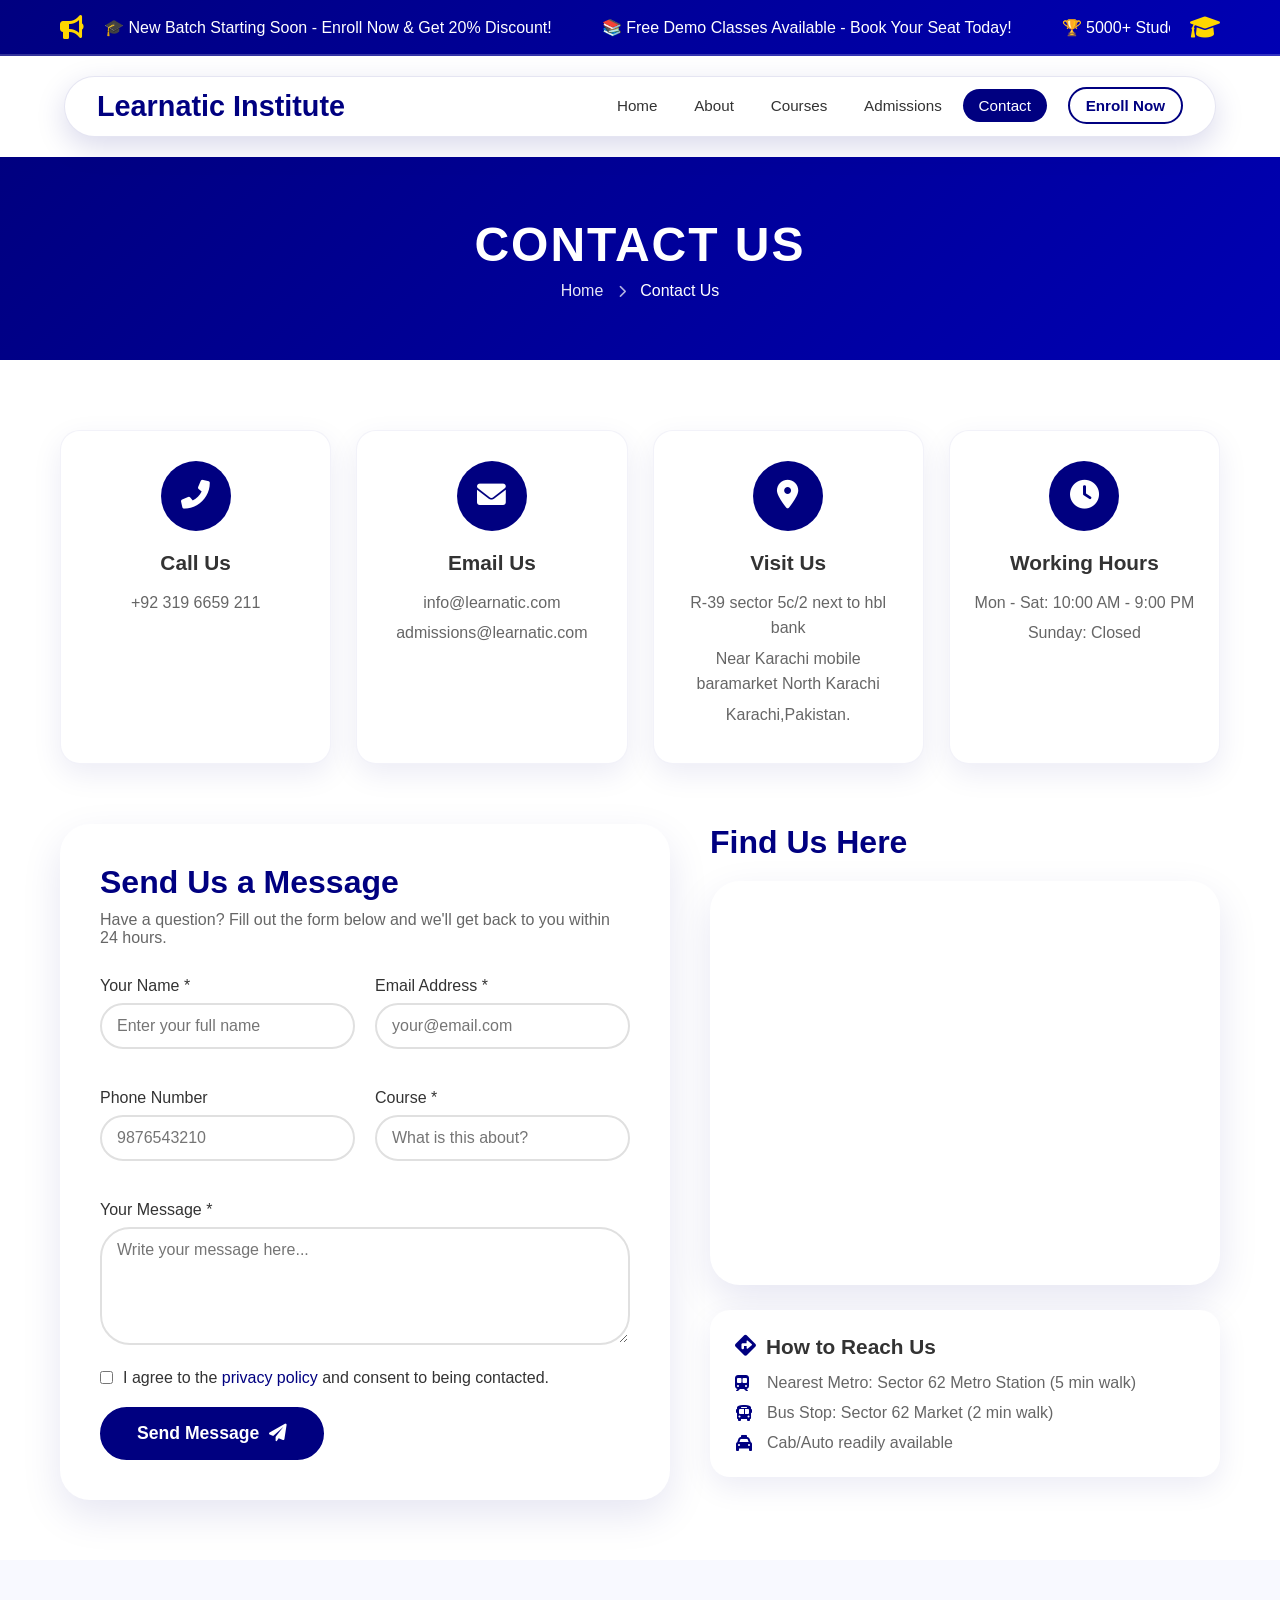
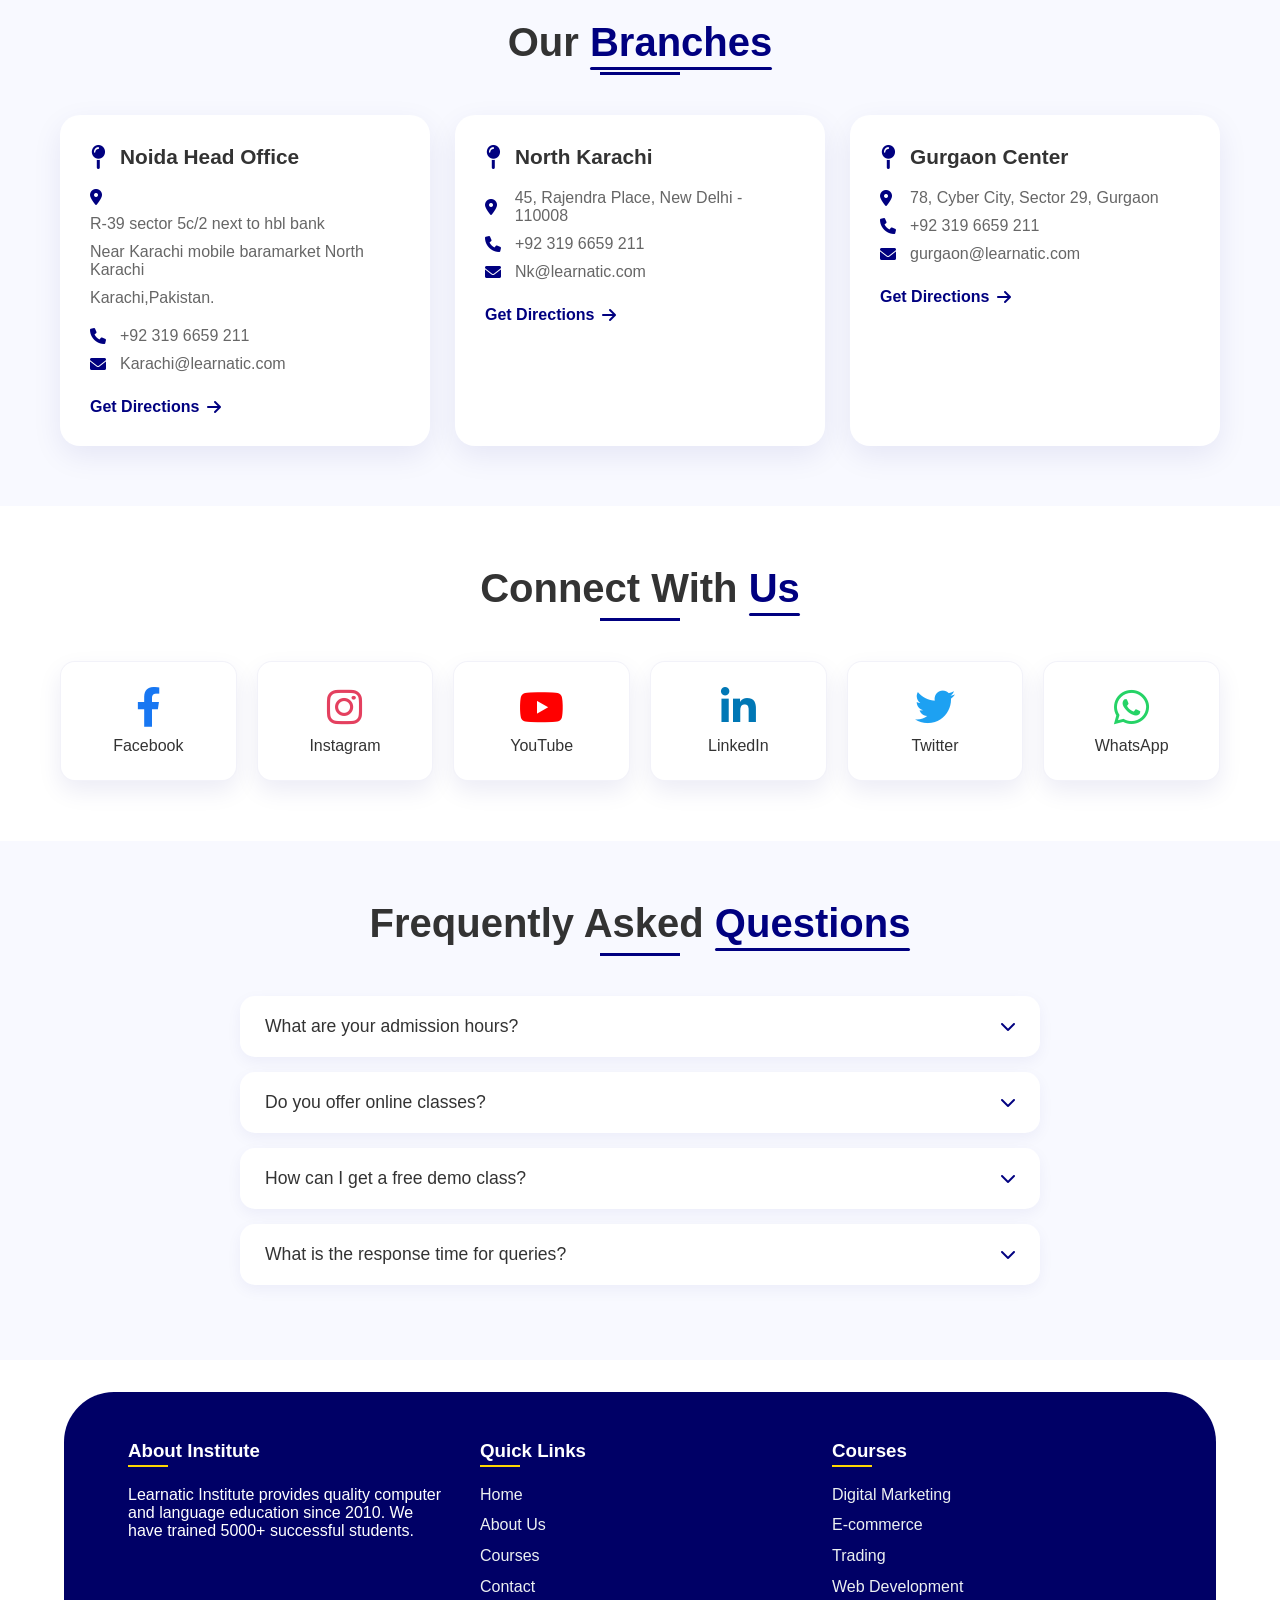
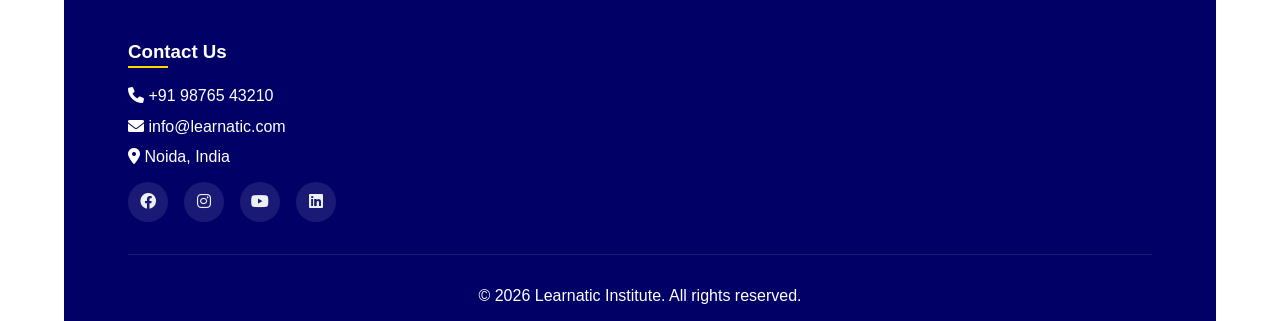
<file: contact.html>
<!DOCTYPE html>
<html lang="en">
<head>
    <meta charset="UTF-8">
    <meta name="viewport" content="width=device-width, initial-scale=1.0">
    <title>Contact Us - Learnatic Institute</title>
    <!-- Font Awesome -->
    <link rel="stylesheet" href="https://cdnjs.cloudflare.com/ajax/libs/font-awesome/6.0.0/css/all.min.css">
    <!-- Main Style CSS -->
    <link rel="stylesheet" href="style.css">
    <!-- Contact Page CSS -->
    <link rel="stylesheet" href="contact.css">
</head>
<body>
    <!-- Top Announcement Bar -->
    <div class="top-announcement">
        <div class="announcement-container">
            <div class="announcement-content">
                <i class="fas fa-bullhorn"></i>
                <div class="announcement-text">
                    <span class="announcement-item">🎓 New Batch Starting Soon - Enroll Now & Get 20% Discount!</span>
                    <span class="announcement-item">📚 Free Demo Classes Available - Book Your Seat Today!</span>
                    <span class="announcement-item">🏆 5000+ Students Placed in Top Companies</span>
                </div>
                <i class="fas fa-graduation-cap"></i>
            </div>
        </div>
    </div>

    <!-- Navbar -->
    <div class="navbar-container">
        <nav class="navbar">
            <a href="index.html" class="logo">Learnatic Institute</a>
            <div class="menu-toggle" onclick="toggleMenu()">
                <i class="fas fa-bars"></i>
            </div>
            <ul class="nav-menu" id="navMenu">
                <li><a href="index.html">Home</a></li>
                <li><a href="about.html">About</a></li>
                <li><a href="courses.html">Courses</a></li>
                <li><a href="admission.html">Admissions</a></li>
                <li><a href="contact.html" class="active">Contact</a></li>
                <li><a href="admission.html" class="enroll-btn">Enroll Now</a></li>
            </ul>
        </nav>
    </div>

    <!-- Page Header -->
    <section class="page-header">
        <div class="container">
            <h1>Contact Us</h1>
            <div class="breadcrumb">
                <a href="index.html">Home</a> <i class="fas fa-chevron-right"></i> 
                <span>Contact Us</span>
            </div>
        </div>
    </section>

    <!-- Contact Info Cards -->
    <section class="contact-info-cards">
        <div class="container">
            <div class="info-cards-grid">
                <div class="info-card">
                    <div class="info-icon">
                        <i class="fas fa-phone-alt"></i>
                    </div>
                    <h3>Call Us</h3>
                    <p><a href="tel: +92 319 6659 211">+92 319 6659 211</a></p>
                </div>
                <div class="info-card">
                    <div class="info-icon">
                        <i class="fas fa-envelope"></i>
                    </div>
                    <h3>Email Us</h3>
                    <p><a href="mailto:info@learnatic.com">info@learnatic.com</a></p>
                    <p><a href="mailto:admissions@learnatic.com">admissions@learnatic.com</a></p>
                </div>
                <div class="info-card">
                    <div class="info-icon">
                        <i class="fas fa-map-marker-alt"></i>
                    </div>
                    <h3>Visit Us</h3>
                    <p>R-39 sector 5c/2 next to hbl bank </p>
                    <p>Near Karachi mobile baramarket North Karachi</p>
                      <p>Karachi,Pakistan.</p>
                </div>
                <div class="info-card">
                    <div class="info-icon">
                        <i class="fas fa-clock"></i>
                    </div>
                    <h3>Working Hours</h3>
                    <p>Mon - Sat: 10:00 AM - 9:00 PM</p>
                    <p>Sunday: Closed</p>
                </div>
            </div>
        </div>
    </section>

    <!-- Contact Form & Map Section -->
    <section class="contact-form-section">
        <div class="container">
            <div class="contact-wrapper">
                <!-- Left Side: Form -->
                <div class="contact-form-container">
                    <h2>Send Us a Message</h2>
                    <p>Have a question? Fill out the form below and we'll get back to you within 24 hours.</p>
                    
                    <form class="contact-form" id="contactForm">
                        <div class="form-row">
                            <div class="form-group">
                                <label for="name">Your Name *</label>
                                <input type="text" id="name" placeholder="Enter your full name" required>
                            </div>
                            <div class="form-group">
                                <label for="email">Email Address *</label>
                                <input type="email" id="email" placeholder="your@email.com" required>
                            </div>
                        </div>
                        
                        <div class="form-row">
                            <div class="form-group">
                                <label for="phone">Phone Number</label>
                                <input type="tel" id="phone" placeholder="9876543210">
                            </div>
                            <div class="form-group">
                                <label for="subject">Course *</label>
                                <input type="text" id="subject" placeholder="What is this about?" required>
                            </div>
                        </div>
                        
                        <div class="form-group">
                            <label for="message">Your Message *</label>
                            <textarea id="message" rows="5" placeholder="Write your message here..." required></textarea>
                        </div>
                        
                        <div class="form-group checkbox-group">
                            <input type="checkbox" id="terms" required>
                            <label for="terms">I agree to the <a href="#">privacy policy</a> and consent to being contacted.</label>
                        </div>
                        
                        <button type="submit" class="submit-btn">Send Message <i class="fas fa-paper-plane"></i></button>
                    </form>
                </div>
                
                <!-- Right Side: Map -->
                <div class="map-container">
                    <h2>Find Us Here</h2>
                    <div class="map">
                        <iframe 
                            src="https://www.google.com/maps/embed?pb=!1m18!1m12!1m3!1d3506.2233913121413!2d77.40531511508236!3d28.508912782470285!2m3!1f0!2f0!3f0!3m2!1i1024!2i768!4f13.1!3m3!1m2!1s0x390ce626851f7009%3A0x621185133cfd1ad1!2sSector%2062%2C%20Noida%2C%20Uttar%20Pradesh!5e0!3m2!1sen!2sin!4v1647852345678!5m2!1sen!2sin" 
                            width="100%" 
                            height="400" 
                            style="border:0; border-radius: 15px;" 
                            allowfullscreen="" 
                            loading="lazy">
                        </iframe>
                    </div>
                    
                    <!-- Quick Directions -->
                    <div class="directions-box">
                        <h3><i class="fas fa-directions"></i> How to Reach Us</h3>
                        <div class="direction-options">
                            <div class="direction">
                                <i class="fas fa-subway"></i>
                                <span>Nearest Metro: Sector 62 Metro Station (5 min walk)</span>
                            </div>
                            <div class="direction">
                                <i class="fas fa-bus"></i>
                                <span>Bus Stop: Sector 62 Market (2 min walk)</span>
                            </div>
                            <div class="direction">
                                <i class="fas fa-taxi"></i>
                                <span>Cab/Auto readily available</span>
                            </div>
                        </div>
                    </div>
                </div>
            </div>
        </div>
    </section>

    <!-- Multiple Locations (Optional) -->
    <section class="locations-section">
        <div class="container">
            <h2 class="section-title">Our <span>Branches</span></h2>
            <div class="locations-grid">
                <div class="location-card">
                    <div class="location-header">
                        <i class="fas fa-map-pin"></i>
                        <h3>Noida Head Office</h3>
                    </div>
                    <p><i class="fas fa-map-marker-alt"></i>  <p>R-39 sector 5c/2 next to hbl bank </p>
                    <p>Near Karachi mobile baramarket North Karachi</p>
                      <p>Karachi,Pakistan.</p></p>
                    <p><i class="fas fa-phone"></i> +92 319 6659 211</p>
                    <p><i class="fas fa-envelope"></i> Karachi@learnatic.com</p>
                    <a href="https://maps.app.goo.gl/M6ZSt5iQXRUW13Mr9" target="_blank" class="location-link">Get Directions <i class="fas fa-arrow-right"></i></a>
                </div>
                <div class="location-card">
                    <div class="location-header">
                        <i class="fas fa-map-pin"></i>
                        <h3>North Karachi</h3>
                    </div>
                    <p><i class="fas fa-map-marker-alt"></i> 45, Rajendra Place, New Delhi - 110008</p>
                    <p><i class="fas fa-phone"></i> +92 319 6659 211</p>
                    <p><i class="fas fa-envelope"></i> Nk@learnatic.com</p>
                    <a href="https://maps.google.com" target="_blank" class="location-link">Get Directions <i class="fas fa-arrow-right"></i></a>
                </div>
                <div class="location-card">
                    <div class="location-header">
                        <i class="fas fa-map-pin"></i>
                        <h3>Gurgaon Center</h3>
                    </div>
                    <p><i class="fas fa-map-marker-alt"></i> 78, Cyber City, Sector 29, Gurgaon</p>
                    <p><i class="fas fa-phone"></i> +92 319 6659 211</p>
                    <p><i class="fas fa-envelope"></i> gurgaon@learnatic.com</p>
                    <a href="https://maps.google.com" target="_blank" class="location-link">Get Directions <i class="fas fa-arrow-right"></i></a>
                </div>
            </div>
        </div>
    </section>

    <!-- Social Media Connect -->
    <section class="social-connect">
        <div class="container">
            <h2 class="section-title">Connect With <span>Us</span></h2>
            <div class="social-grid">
                <a href="#" class="social-card facebook">
                    <i class="fab fa-facebook-f"></i>
                    <span>Facebook</span>
                </a>
                <a href="#" class="social-card instagram">
                    <i class="fab fa-instagram"></i>
                    <span>Instagram</span>
                </a>
                <a href="#" class="social-card youtube">
                    <i class="fab fa-youtube"></i>
                    <span>YouTube</span>
                </a>
                <a href="#" class="social-card linkedin">
                    <i class="fab fa-linkedin-in"></i>
                    <span>LinkedIn</span>
                </a>
                <a href="#" class="social-card twitter">
                    <i class="fab fa-twitter"></i>
                    <span>Twitter</span>
                </a>
                <a href="#" class="social-card whatsapp">
                    <i class="fab fa-whatsapp"></i>
                    <span>WhatsApp</span>
                </a>
            </div>
        </div>
    </section>

    <!-- FAQ Section (Optional) -->
    <section class="faq-section">
        <div class="container">
            <h2 class="section-title">Frequently Asked <span>Questions</span></h2>
            <div class="faq-grid">
                <div class="faq-item">
                    <div class="faq-question" onclick="toggleFAQ(this)">
                        <h3>What are your admission hours?</h3>
                        <i class="fas fa-chevron-down"></i>
                    </div>
                    <div class="faq-answer">
                        <p>Our admission office is open Monday to Saturday from 9:00 AM to 7:00 PM. You can visit us anytime during these hours.</p>
                    </div>
                </div>
                <div class="faq-item">
                    <div class="faq-question" onclick="toggleFAQ(this)">
                        <h3>Do you offer online classes?</h3>
                        <i class="fas fa-chevron-down"></i>
                    </div>
                    <div class="faq-answer">
                        <p>Yes, we offer both online and offline classes. You can choose as per your preference.</p>
                    </div>
                </div>
                <div class="faq-item">
                    <div class="faq-question" onclick="toggleFAQ(this)">
                        <h3>How can I get a free demo class?</h3>
                        <i class="fas fa-chevron-down"></i>
                    </div>
                    <div class="faq-answer">
                        <p>You can call us or fill the contact form to book a free demo class. We'll schedule it at your convenience.</p>
                    </div>
                </div>
                <div class="faq-item">
                    <div class="faq-question" onclick="toggleFAQ(this)">
                        <h3>What is the response time for queries?</h3>
                        <i class="fas fa-chevron-down"></i>
                    </div>
                    <div class="faq-answer">
                        <p>We typically respond to all queries within 24 hours on working days.</p>
                    </div>
                </div>
            </div>
        </div>
    </section>

    <!-- Footer -->
    <footer class="footer">
        <div class="footer-content">
            <div class="footer-col">
                <h3>About Institute</h3>
                <p>Learnatic Institute provides quality computer and language education since 2010. We have trained 5000+ successful students.</p>
            </div>
            <div class="footer-col">
                <h3>Quick Links</h3>
                <ul>
                    <li><a href="index.html">Home</a></li>
                    <li><a href="about.html">About Us</a></li>
                    <li><a href="courses.html">Courses</a></li>
                    <li><a href="contact.html">Contact</a></li>
                </ul>
            </div>
            <div class="footer-col">
                <h3>Courses</h3>
                <ul>
                    <li><a href="courses/digital-marketing.html">Digital Marketing</a></li>
                    <li><a href="courses/ecommerce.html">E-commerce</a></li>
                    <li><a href="courses/trading.html">Trading</a></li>
                    <li><a href="courses/web-development.html">Web Development</a></li>
                </ul>
            </div>
            <div class="footer-col">
                <h3>Contact Us</h3>
                <ul>
                    <li><i class="fas fa-phone"></i> +91 98765 43210</li>
                    <li><i class="fas fa-envelope"></i> info@learnatic.com</li>
                    <li><i class="fas fa-map-marker-alt"></i> Noida, India</li>
                </ul>
                <div class="social-links">
                    <a href="#"><i class="fab fa-facebook"></i></a>
                    <a href="#"><i class="fab fa-instagram"></i></a>
                    <a href="#"><i class="fab fa-youtube"></i></a>
                    <a href="#"><i class="fab fa-linkedin"></i></a>
                </div>
            </div>
        </div>
        <div class="footer-bottom">
            <p>&copy; 2026 Learnatic Institute. All rights reserved.</p>
        </div>
    </footer>

    <script src="script.js"></script>
    <script>
        // Contact Form Submission
        document.getElementById('contactForm')?.addEventListener('submit', function(e) {
            e.preventDefault();
            alert('Thank you for contacting us! We will get back to you soon.');
            this.reset();
        });

        // FAQ Toggle Function
        function toggleFAQ(element) {
            const faqItem = element.parentElement;
            faqItem.classList.toggle('active');
            
            const icon = element.querySelector('i');
            if (faqItem.classList.contains('active')) {
                icon.classList.remove('fa-chevron-down');
                icon.classList.add('fa-chevron-up');
            } else {
                icon.classList.remove('fa-chevron-up');
                icon.classList.add('fa-chevron-down');
            }
        }
    </script>
</body>
</html>
</file>
<file: style.css>
/* ========== RESET & VARIABLES ========== */
* {
    margin: 0;
    padding: 0;
    box-sizing: border-box;
    font-family: 'Segoe UI', Tahoma, Geneva, Verdana, sans-serif;
}

:root {
    --primary-navy: #000080;
    --white: #ffffff;
    --light-gray: #f5f5f5;
    --dark-text: #333333;
    --gold: #ffd700;
    --footer-dark: #000066;
}

body {
    overflow-x: hidden;
    background-color: var(--white);
}

/* ========== NAVBAR STYLES ========== */
.navbar-container {
    padding: 20px 5%;
    background: transparent;
    position: sticky;
    top: 0;
    z-index: 1000;
}

.navbar {
    background-color: var(--white);
    padding: 0.8rem 2rem;
    display: flex;
    justify-content: space-between;
    align-items: center;
    box-shadow: 0 10px 30px rgba(0,0,128,0.15);
    border-radius: 50px;
    border: 1px solid rgba(0,0,128,0.1);
    max-width: 1400px;
    margin: 0 auto;
}

.logo {
    font-size: 1.8rem;
    font-weight: 700;
    color: var(--primary-navy);
    text-decoration: none;
}

.nav-menu {
    display: flex;
    list-style: none;
    gap: 0.3rem;
    align-items: center;
}

.nav-menu a {
    text-decoration: none;
    color: var(--dark-text);
    font-weight: 500;
    padding: 0.5rem 1rem;
    border-radius: 30px;
    transition: all 0.3s ease;
    font-size: 0.95rem;
}

.nav-menu a:hover {
    background-color: var(--primary-navy);
    color: var(--white);
}

.enroll-btn {
    background-color: var(--white);
    color: var(--primary-navy) !important;
    border: 2px solid var(--primary-navy);
    font-weight: 600 !important;
    margin-left: 1rem;
}

.enroll-btn:hover {
    background-color: var(--primary-navy) !important;
    color: var(--white) !important;
}

.menu-toggle {
    display: none;
    font-size: 1.5rem;
    cursor: pointer;
    color: var(--primary-navy);
}

/* ========== HERO SECTION ========== */
.hero {
    background-color: var(--primary-navy);
    padding: 4rem 5%;
    display: flex;
    align-items: center;
    justify-content: space-between;
    flex-wrap: wrap;
    color: var(--white);
    border-radius: 0 0 50px 50px;
    margin: 0 5% 2rem;
    width: 90%;
}

.hero-content {
    flex: 1 1 500px;
    padding-right: 2rem;
}

.hero-content h1 {
    font-size: 3rem;
    margin-bottom: 1rem;
}

.hero-content p {
    font-size: 1.2rem;
    margin-bottom: 2rem;
    opacity: 0.9;
}

.hero-image {
    flex: 1 1 400px;
    text-align: center;
}

.hero-image img {
    max-width: 100%;
    height: auto;
    max-height: 400px;
    border-radius: 30px;
    box-shadow: 0 20px 30px rgba(0,0,0,0.3);
}

.hero-buttons {
    display: flex;
    gap: 1rem;
    flex-wrap: wrap;
}

.btn {
    padding: 0.8rem 2rem;
    border-radius: 30px;
    text-decoration: none;
    font-weight: 600;
    transition: all 0.3s ease;
}

.btn-primary {
    background-color: var(--white);
    color: var(--primary-navy);
}

.btn-primary:hover {
    background-color: transparent;
    color: var(--white);
    border: 2px solid var(--white);
    transform: translateY(-3px);
}

.btn-outline {
    border: 2px solid var(--white);
    color: var(--white);
}

.btn-outline:hover {
    background-color: var(--white);
    color: var(--primary-navy);
    transform: translateY(-3px);
}

/* ========== SECTION STYLES ========== */
.section {
    padding: 4rem 5%;
}

.section-white {
    background-color: var(--white);
}

.section-navy {
    background-color: var(--primary-navy);
    color: var(--white);
    border-radius: 50px;
    margin: 2rem 5%;
    width: 90%;
}

.section-title {
    text-align: center;
    font-size: 2.5rem;
    margin-bottom: 3rem;
    position: relative;
}

.section-title::after {
    content: '';
    position: absolute;
    bottom: -10px;
    left: 50%;
    transform: translateX(-50%);
    width: 80px;
    height: 3px;
    background-color: var(--primary-navy);
}

.section-navy .section-title::after {
    background-color: var(--white);
}

/* ========== POPULAR COURSES CARDS ========== */
.cards-container {
    display: flex;
    justify-content: center;
    align-items: center;
    gap: 2rem;
    flex-wrap: wrap;
}

.card {
    background: var(--white);
    color: var(--dark-text);
    border-radius: 30px;
    box-shadow: 0 10px 30px rgba(0,0,128,0.2);
    overflow: hidden;
    transition: all 0.3s ease;
    flex: 1 1 250px;
}

.card:hover {
    transform: translateY(-15px);
    box-shadow: 0 20px 40px rgba(0,0,128,0.3);
}

.card.small-card {
    max-width: 280px;
}
a {
    text-decoration: none;
}
.card.large-card {
    max-width: 350px;
    transform: scale(1.05);
}

.card.large-card:hover {
    transform: scale(1.08);
}

.card-image {
    width: 100%;
    height: 200px;
    overflow: hidden;
}

.card-image img {
    width: 100%;
    height: 100%;
    object-fit: cover;
    transition: transform 0.5s ease;
}

.card:hover .card-image img {
    transform: scale(1.1);
}

.card-content {
    padding: 1.5rem;
    text-align: center;
}

.card-content h3 {
    font-size: 1.5rem;
    margin-bottom: 0.5rem;
    color: var(--primary-navy);
}

.card-content p {
    color: #666;
}

/* ========== WHY CHOOSE US ========== */
.why-choose-wrapper {
    display: flex;
    align-items: center;
    gap: 4rem;
    flex-wrap: wrap;
    padding: 2rem;
}

.why-choose-left {
    flex: 1 1 400px;
}

.why-choose-left img {
    width: 100%;
    border-radius: 30px;
    box-shadow: 0 20px 30px rgba(0,0,0,0.2);
}

.why-choose-right {
    flex: 1 1 400px;
}

.features-grid {
    display: grid;
    grid-template-columns: repeat(2, 1fr);
    gap: 1.5rem;
}

.feature-item {
    background: rgba(255,255,255,0.1);
    padding: 1.5rem;
    border-radius: 20px;
    text-align: center;
    backdrop-filter: blur(5px);
    transition: transform 0.3s ease;
}

.feature-item:hover {
    transform: translateY(-5px);
    background: rgba(255,255,255,0.2);
}

.feature-item i {
    font-size: 2.5rem;
    margin-bottom: 1rem;
    color: var(--gold);
}

.feature-item h4 {
    font-size: 1.2rem;
    margin-bottom: 0.5rem;
}

.feature-item p {
    font-size: 0.9rem;
    opacity: 0.9;
}

/* ========== CAROUSEL STYLES ========== */
.carousel-section {
    margin-bottom: 3rem;
}

.carousel-title {
    font-size: 2rem;
    color: var(--primary-navy);
    margin-bottom: 1.5rem;
    padding-left: 1rem;
    border-left: 5px solid var(--primary-navy);
}

.carousel-container {
    position: relative;
    display: flex;
    align-items: center;
    gap: 1rem;
}

.carousel-track {
    display: flex;
    gap: 1.5rem;
    overflow-x: auto;
    scroll-behavior: smooth;
    padding: 1rem 0.5rem;
    scrollbar-width: thin;
    scrollbar-color: var(--primary-navy) var(--light-gray);
}

.carousel-track::-webkit-scrollbar {
    height: 8px;
}

.carousel-track::-webkit-scrollbar-track {
    background: var(--light-gray);
    border-radius: 10px;
}

.carousel-track::-webkit-scrollbar-thumb {
    background: var(--primary-navy);
    border-radius: 10px;
}

.carousel-card {
    flex: 0 0 300px;
    background: var(--white);
    border-radius: 20px;
    overflow: hidden;
    box-shadow: 0 10px 30px rgba(0,0,128,0.1);
    transition: all 0.3s ease;
}

.carousel-card:hover {
    transform: translateY(-10px);
    box-shadow: 0 20px 40px rgba(0,0,128,0.2);
}

.carousel-card .card-image {
    height: 180px;
}

.carousel-card .card-content {
    padding: 1.2rem;
}

.carousel-card h3 {
    font-size: 1.3rem;
    margin-bottom: 0.5rem;
    color: var(--primary-navy);
}

.carousel-card p {
    color: #666;
    font-size: 0.9rem;
    margin-bottom: 0.5rem;
}

.course-badge {
    display: inline-block;
    padding: 0.3rem 1rem;
    background: var(--primary-navy);
    color: var(--white);
    border-radius: 20px;
    font-size: 0.8rem;
}

.carousel-btn {
    background: var(--white);
    color: var(--primary-navy);
    width: 40px;
    height: 40px;
    border-radius: 50%;
    display: flex;
    align-items: center;
    justify-content: center;
    box-shadow: 0 5px 15px rgba(0,0,128,0.2);
    cursor: pointer;
    transition: all 0.3s ease;
    border: 2px solid var(--primary-navy);
    flex-shrink: 0;
}

.carousel-btn:hover {
    background: var(--primary-navy);
    color: var(--white);
    transform: scale(1.1);
}

/* ========== TESTIMONIALS ========== */
.testimonials-container {
    display: flex;
    gap: 2rem;
    flex-wrap: wrap;
    justify-content: center;
    padding: 2rem;
}

.testimonial-card {
    background: var(--white);
    color: var(--dark-text);
    padding: 2rem;
    border-radius: 30px;
    flex: 1 1 300px;
    max-width: 350px;
    text-align: center;
    box-shadow: 0 10px 30px rgba(0,0,0,0.1);
}

.testimonial-card img {
    width: 80px;
    height: 80px;
    border-radius: 50%;
    margin-bottom: 1rem;
    border: 3px solid var(--primary-navy);
}

.testimonial-card .stars {
    margin: 0.5rem 0;
}

.testimonial-card i {
    color: var(--gold);
}

/* ========== QUICK ADMISSION ========== */
.quick-admission {
    text-align: center;
    padding: 3rem 5%;
}

.admission-btn {
    display: inline-block;
    padding: 1.5rem 4rem;
    font-size: 2rem;
    background: linear-gradient(135deg, #000080 0%, #0000b3 100%);
    color: var(--white);
    text-decoration: none;
    border-radius: 50px;
    font-weight: 700;
    box-shadow: 0 10px 30px rgba(0,0,128,0.3);
    transition: all 0.3s ease;
    animation: pulse 2s infinite;
    border: 2px solid var(--white);
}

.admission-btn:hover {
    transform: scale(1.05);
    box-shadow: 0 20px 40px rgba(0,0,128,0.4);
}

@keyframes pulse {
    0% { transform: scale(1); }
    50% { transform: scale(1.05); }
    100% { transform: scale(1); }
}

/* ========== FOOTER ========== */
.footer {
    background-color: var(--footer-dark);
    color: var(--white);
    padding: 3rem 5% 1rem;
    border-radius: 50px 50px 0 0;
    margin: 2rem 5% 0;
    width: 90%;
}

.footer-content {
    display: flex;
    flex-wrap: wrap;
    gap: 2rem;
    margin-bottom: 2rem;
}

.footer-col {
    flex: 1 1 250px;
}

.footer-col h3 {
    margin-bottom: 1.5rem;
    position: relative;
}

.footer-col h3::after {
    content: '';
    position: absolute;
    bottom: -5px;
    left: 0;
    width: 40px;
    height: 2px;
    background-color: var(--gold);
}

.footer-col ul {
    list-style: none;
}

.footer-col ul li {
    margin: 0.8rem 0;
}

.footer-col a {
    color: #ecf0f1;
    text-decoration: none;
    transition: color 0.3s ease;
}

.footer-col a:hover {
    color: var(--gold);
}

.social-links {
    display: flex;
    gap: 1rem;
    margin-top: 1rem;
}

.social-links a {
    display: inline-block;
    width: 40px;
    height: 40px;
    background-color: rgba(255,255,255,0.1);
    border-radius: 50%;
    text-align: center;
    line-height: 40px;
    transition: all 0.3s ease;
}

.social-links a:hover {
    background-color: var(--gold);
    color: var(--primary-navy);
    transform: translateY(-3px);
}

.footer-bottom {
    text-align: center;
    padding-top: 2rem;
    border-top: 1px solid rgba(255,255,255,0.1);
}

/* ========== RESPONSIVE DESIGN ========== */
@media (max-width: 992px) {
    .card.large-card {
        transform: scale(1);
    }
}

@media (max-width: 768px) {
    .navbar-container {
        padding: 10px 3%;
    }
    
    .navbar {
        padding: 0.8rem 1rem;
    }

    .menu-toggle {
        display: block;
    }

    .nav-menu {
        display: none;
        width: 100%;
        flex-direction: column;
        text-align: center;
        padding: 1rem 0;
        position: absolute;
        top: 100%;
        left: 0;
        background: var(--white);
        border-radius: 30px;
        box-shadow: 0 10px 30px rgba(0,0,128,0.2);
        margin-top: 1rem;
    }

    .nav-menu.active {
        display: flex;
    }

    .nav-menu a {
        width: 100%;
    }

    .enroll-btn {
        margin-left: 0;
        margin-top: 0.5rem;
    }

    .hero-content h1 {
        font-size: 2rem;
    }

    .section-title {
        font-size: 2rem;
    }

    .features-grid {
        grid-template-columns: 1fr;
    }

    .carousel-card {
        flex: 0 0 250px;
    }
}
/* Cards ko hover effect ke sath link banane ke liye */
a.card {
    transition: all 0.3s ease;
    cursor: pointer;
    display: block;
}

a.card:hover {
    transform: translateY(-10px);
    box-shadow: 0 20px 40px rgba(0,0,128,0.3);
}

/* Optional: Arrow effect */
a.card span {
    display: inline-block;
    transition: transform 0.3s ease;
}

a.card:hover span {
    transform: translateX(5px);
}
/* Active nav link */
.nav-menu a.active {
    background-color: #000080;
    color: white;
}

/* Ensure proper spacing for courses page */
.container {
    max-width: 1200px;
    margin: 0 auto;
    padding: 0 20px;
}
/* ========== TOP ANNOUNCEMENT BAR ========== */
.top-announcement {
    background: linear-gradient(135deg, #000080 0%, #0000b3 100%);
    color: white;
    padding: 12px 0;
    border-bottom: 2px solid rgba(255,255,255,0.2);
    position: relative;
    z-index: 1001;
    overflow: hidden;
}

.announcement-container {
    max-width: 1200px;
    margin: 0 auto;
    padding: 0 20px;
}

.announcement-content {
    display: flex;
    align-items: center;
    justify-content: space-between;
    gap: 20px;
}

.announcement-content i {
    font-size: 1.5rem;
    color: #ffd700;
    animation: pulse 2s infinite;
    flex-shrink: 0;
}

@keyframes pulse {
    0% { transform: scale(1); }
    50% { transform: scale(1.1); }
    100% { transform: scale(1); }
}

.announcement-text {
    flex: 1;
    white-space: nowrap;
    overflow: hidden;
    font-size: 1rem;
    font-weight: 500;
    position: relative;
    height: 30px;
    display: flex;
    align-items: center;
}

.announcement-item {
    display: inline-block;
    padding-right: 50px;
    animation: scrollLeftToRight 20s linear infinite;
    white-space: nowrap;
}

/* Animation: Left se Right */
@keyframes scrollLeftToRight {
    0% {
        transform: translateX(-100%);
    }
    100% {
        transform: translateX(100%);
    }
}

/* Hover par slow karo ya rok do */
.announcement-text:hover .announcement-item {
    animation-play-state: paused;
}

/* Responsive */
@media (max-width: 768px) {
    .announcement-content i {
        font-size: 1rem;
    }
    
    .announcement-item {
        font-size: 0.9rem;
        padding-right: 30px;
        animation: scrollLeftToRight 15s linear infinite; /* Mobile par thoda fast */
    }
    
    .announcement-text {
        white-space: nowrap;
    }
}

/* Mobile par agar animation problem ho to */
@media (max-width: 480px) {
    .announcement-text {
        overflow-x: auto;
        -webkit-overflow-scrolling: touch;
    }
    
    .announcement-item {
        animation: none; /* Mobile par animation band */
        display: inline-block;
        padding-right: 20px;
    }
    
    .announcement-text {
        white-space: nowrap;
        overflow-x: auto;
    }
}
</file>
<file: contact.css>
/* ========== CONTACT PAGE STYLES ========== */

/* Container */
.container {
    max-width: 1200px;
    margin: 0 auto;
    padding: 0 20px;
}

/* Page Header */
.page-header {
    background: linear-gradient(135deg, #000080 0%, #0000b3 100%);
    padding: 60px 0;
    color: white;
    text-align: center;
    margin-bottom: 30px;
}

.page-header h1 {
    font-size: 3rem;
    margin-bottom: 10px;
    text-transform: uppercase;
    letter-spacing: 2px;
}

.breadcrumb {
    font-size: 1rem;
}

.breadcrumb a {
    color: white;
    text-decoration: none;
    opacity: 0.9;
}

.breadcrumb a:hover {
    opacity: 1;
    text-decoration: underline;
}

.breadcrumb i {
    font-size: 0.8rem;
    margin: 0 10px;
    opacity: 0.7;
}

/* Contact Info Cards */
.contact-info-cards {
    padding: 40px 0 20px;
}

.info-cards-grid {
    display: grid;
    grid-template-columns: repeat(4, 1fr);
    gap: 25px;
}

.info-cards-grid .info-card {
    background: white;
    padding: 30px 20px;
    border-radius: 20px;
    text-align: center;
    box-shadow: 0 10px 30px rgba(0,0,128,0.08);
    transition: all 0.3s ease;
    border: 1px solid rgba(0,0,128,0.05);
}

.info-cards-grid .info-card:hover {
    transform: translateY(-8px);
    box-shadow: 0 20px 40px rgba(0,0,128,0.15);
}

.info-icon {
    width: 70px;
    height: 70px;
    background: #000080;
    color: white;
    border-radius: 50%;
    display: flex;
    align-items: center;
    justify-content: center;
    margin: 0 auto 20px;
    font-size: 1.8rem;
    transition: all 0.3s ease;
}

.info-card:hover .info-icon {
    transform: scale(1.1);
    background: #0000b3;
}

.info-cards-grid .info-card h3 {
    font-size: 1.3rem;
    color: #333;
    margin-bottom: 15px;
}

.info-cards-grid .info-card p {
    color: #666;
    line-height: 1.6;
    margin-bottom: 5px;
}

.info-cards-grid .info-card a {
    color: #666;
    text-decoration: none;
    transition: color 0.3s ease;
}

.info-cards-grid .info-card a:hover {
    color: #000080;
}

/* Contact Form Section */
.contact-form-section {
    padding: 40px 0 60px;
}

.contact-wrapper {
    display: flex;
    gap: 40px;
    flex-wrap: wrap;
}

.contact-form-container {
    flex: 1 1 500px;
    background: white;
    padding: 40px;
    border-radius: 30px;
    box-shadow: 0 15px 40px rgba(0,0,128,0.1);
}

.contact-form-container h2 {
    font-size: 2rem;
    color: #000080;
    margin-bottom: 10px;
}

.contact-form-container p {
    color: #666;
    margin-bottom: 30px;
}

.contact-form .form-row {
    display: grid;
    grid-template-columns: 1fr 1fr;
    gap: 20px;
    margin-bottom: 20px;
}

.contact-form .form-group {
    margin-bottom: 20px;
}

.contact-form label {
    display: block;
    margin-bottom: 8px;
    color: #333;
    font-weight: 500;
}

.contact-form input,
.contact-form textarea {
    width: 100%;
    padding: 12px 15px;
    border: 2px solid #e0e0e0;
    border-radius: 30px;
    font-size: 1rem;
    transition: all 0.3s ease;
    font-family: inherit;
}

.contact-form input:focus,
.contact-form textarea:focus {
    border-color: #000080;
    outline: none;
    box-shadow: 0 0 0 3px rgba(0,0,128,0.1);
}

.checkbox-group {
    display: flex;
    align-items: center;
    gap: 10px;
}

.checkbox-group input {
    width: auto;
}

.checkbox-group label {
    margin-bottom: 0;
    font-weight: normal;
}

.checkbox-group a {
    color: #000080;
    text-decoration: none;
}

.checkbox-group a:hover {
    text-decoration: underline;
}

.submit-btn {
    background: #000080;
    color: white;
    border: none;
    padding: 14px 35px;
    border-radius: 40px;
    font-size: 1.1rem;
    font-weight: 600;
    cursor: pointer;
    transition: all 0.3s ease;
    display: inline-flex;
    align-items: center;
    gap: 10px;
    border: 2px solid #000080;
}

.submit-btn:hover {
    background: white;
    color: #000080;
    transform: translateY(-3px);
    box-shadow: 0 10px 25px rgba(0,0,128,0.2);
}

/* Map Container */
.map-container {
    flex: 1 1 400px;
}

.map-container h2 {
    font-size: 2rem;
    color: #000080;
    margin-bottom: 20px;
}

.map {
    margin-bottom: 25px;
    border-radius: 30px;
    overflow: hidden;
    box-shadow: 0 15px 40px rgba(0,0,128,0.1);
}

.directions-box {
    background: white;
    padding: 25px;
    border-radius: 20px;
    box-shadow: 0 10px 30px rgba(0,0,128,0.08);
}

.directions-box h3 {
    font-size: 1.3rem;
    color: #333;
    margin-bottom: 15px;
    display: flex;
    align-items: center;
    gap: 10px;
}

.directions-box h3 i {
    color: #000080;
}

.direction-options {
    display: flex;
    flex-direction: column;
    gap: 12px;
}

.direction {
    display: flex;
    align-items: center;
    gap: 12px;
    color: #666;
}

.direction i {
    color: #000080;
    width: 20px;
}

/* Locations Section */
.locations-section {
    padding: 60px 0;
    background: #f8f9ff;
}

.section-title {
    text-align: center;
    font-size: 2.5rem;
    color: #333;
    margin-bottom: 50px;
}

.section-title span {
    color: #000080;
    position: relative;
    display: inline-block;
}

.section-title span::after {
    content: '';
    position: absolute;
    bottom: -5px;
    left: 0;
    width: 100%;
    height: 3px;
    background: #000080;
    border-radius: 2px;
}

.locations-grid {
    display: grid;
    grid-template-columns: repeat(3, 1fr);
    gap: 25px;
}

.location-card {
    background: white;
    padding: 30px;
    border-radius: 20px;
    box-shadow: 0 10px 30px rgba(0,0,128,0.08);
    transition: all 0.3s ease;
}

.location-card:hover {
    transform: translateY(-5px);
    box-shadow: 0 20px 40px rgba(0,0,128,0.15);
}

.location-header {
    display: flex;
    align-items: center;
    gap: 10px;
    margin-bottom: 20px;
}

.location-header i {
    color: #000080;
    font-size: 1.5rem;
}

.location-header h3 {
    font-size: 1.3rem;
    color: #333;
}

.location-card p {
    color: #666;
    margin-bottom: 10px;
    display: flex;
    align-items: center;
    gap: 10px;
}

.location-card i {
    color: #000080;
    width: 20px;
}

.location-link {
    display: inline-flex;
    align-items: center;
    gap: 8px;
    color: #000080;
    text-decoration: none;
    font-weight: 600;
    margin-top: 15px;
    transition: all 0.3s ease;
}

.location-link:hover {
    gap: 12px;
    color: #0000b3;
}

/* Social Connect */
.social-connect {
    padding: 60px 0;
}

.social-grid {
    display: grid;
    grid-template-columns: repeat(6, 1fr);
    gap: 20px;
}

.social-card {
    background: white;
    padding: 25px 15px;
    border-radius: 15px;
    text-align: center;
    text-decoration: none;
    box-shadow: 0 10px 25px rgba(0,0,128,0.08);
    transition: all 0.3s ease;
    border: 1px solid rgba(0,0,128,0.05);
}

.social-card:hover {
    transform: translateY(-8px);
    box-shadow: 0 20px 35px rgba(0,0,128,0.15);
}

.social-card i {
    font-size: 2.5rem;
    margin-bottom: 10px;
}

.social-card span {
    display: block;
    color: #333;
    font-weight: 500;
}

.social-card.facebook i { color: #1877f2; }
.social-card.instagram i { color: #e4405f; }
.social-card.youtube i { color: #ff0000; }
.social-card.linkedin i { color: #0077b5; }
.social-card.twitter i { color: #1da1f2; }
.social-card.whatsapp i { color: #25d366; }

.social-card.facebook:hover { background: #1877f2; }
.social-card.instagram:hover { background: #e4405f; }
.social-card.youtube:hover { background: #ff0000; }
.social-card.linkedin:hover { background: #0077b5; }
.social-card.twitter:hover { background: #1da1f2; }
.social-card.whatsapp:hover { background: #25d366; }

.social-card:hover i,
.social-card:hover span {
    color: white;
}

/* FAQ Section */
.faq-section {
    padding: 60px 0;
    background: #f8f9ff;
}

.faq-grid {
    max-width: 800px;
    margin: 0 auto;
}

.faq-item {
    background: white;
    border-radius: 15px;
    margin-bottom: 15px;
    overflow: hidden;
    box-shadow: 0 5px 15px rgba(0,0,128,0.05);
}

.faq-question {
    padding: 20px 25px;
    display: flex;
    justify-content: space-between;
    align-items: center;
    cursor: pointer;
    transition: all 0.3s ease;
}

.faq-question:hover {
    background: #f5f5ff;
}

.faq-question h3 {
    font-size: 1.1rem;
    color: #333;
    font-weight: 500;
}

.faq-question i {
    color: #000080;
    transition: transform 0.3s ease;
}

.faq-item.active .faq-question i {
    transform: rotate(180deg);
}

.faq-answer {
    max-height: 0;
    padding: 0 25px;
    overflow: hidden;
    transition: all 0.3s ease;
    background: #fafafa;
}

.faq-item.active .faq-answer {
    max-height: 200px;
    padding: 20px 25px;
}

.faq-answer p {
    color: #666;
    line-height: 1.6;
}

/* Active nav link */
.nav-menu a.active {
    background-color: #000080;
    color: white;
}

/* ========== RESPONSIVE DESIGN ========== */
@media (max-width: 992px) {
    .info-cards-grid {
        grid-template-columns: repeat(2, 1fr);
    }
    
    .locations-grid {
        grid-template-columns: repeat(2, 1fr);
    }
    
    .social-grid {
        grid-template-columns: repeat(3, 1fr);
    }
}

@media (max-width: 768px) {
    .page-header h1 {
        font-size: 2rem;
    }
    
    .contact-form .form-row {
        grid-template-columns: 1fr;
        gap: 0;
    }
    
    .contact-form-container {
        padding: 25px;
    }
    
    .contact-form-container h2 {
        font-size: 1.8rem;
    }
    
    .map-container h2 {
        font-size: 1.8rem;
    }
    
    .locations-grid {
        grid-template-columns: 1fr;
    }
    
    .social-grid {
        grid-template-columns: repeat(2, 1fr);
    }
}

@media (max-width: 480px) {
    .info-cards-grid {
        grid-template-columns: 1fr;
    }
    
    .social-grid {
        grid-template-columns: 1fr;
    }
    
    .faq-question h3 {
        font-size: 1rem;
    }
}
</file>
